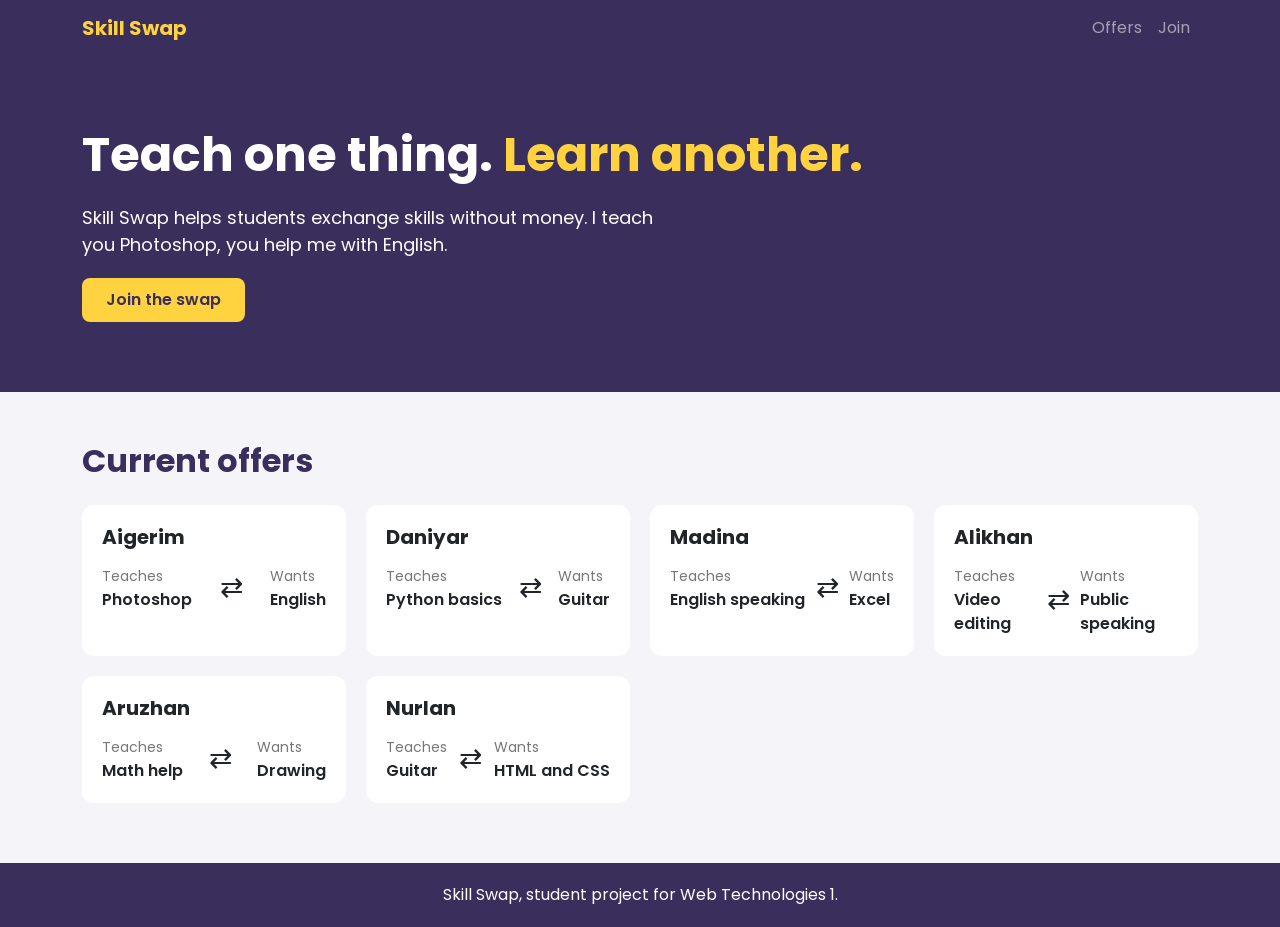
<file: index.html>
<!DOCTYPE html>
<html lang="en">
<head>
  <meta charset="UTF-8">
  <meta name="viewport" content="width=device-width, initial-scale=1">
  <title>Skill Swap</title>
  <link href="https://cdn.jsdelivr.net/npm/bootstrap@5.3.3/dist/css/bootstrap.min.css" rel="stylesheet">
  <link href="https://fonts.googleapis.com/css2?family=Poppins:wght@400;600;700&display=swap" rel="stylesheet">
  <link rel="stylesheet" href="style.css">
</head>
<body>
  <header>
    <nav class="navbar navbar-expand-md" data-bs-theme="dark">
      <div class="container">
        <a class="navbar-brand" href="index.html">Skill Swap</a>
        <button class="navbar-toggler" type="button" data-bs-toggle="collapse" data-bs-target="#menu">
          <span class="navbar-toggler-icon"></span>
        </button>
        <div class="collapse navbar-collapse" id="menu">
          <ul class="navbar-nav ms-auto">
            <li class="nav-item"><a class="nav-link" href="index.html">Offers</a></li>
            <li class="nav-item"><a class="nav-link" href="join.html">Join</a></li>
          </ul>
        </div>
      </div>
    </nav>
  </header>

  <main>
    <section class="hero">
      <div class="container">
        <h1>Teach one thing. <span>Learn another.</span></h1>
        <p>Skill Swap helps students exchange skills without money. I teach you Photoshop, you help me with English.</p>
        <a href="join.html" class="btn btn-main">Join the swap</a>
      </div>
    </section>

    <section class="offers">
      <div class="container">
        <h2>Current offers</h2>
        <div class="offer-grid">
          <article class="card">
            <h3>Aigerim</h3>
            <div class="swap">
              <div><small>Teaches</small><p>Photoshop</p></div>
              <span class="arrow">&#8644;</span>
              <div><small>Wants</small><p>English</p></div>
            </div>
          </article>
          <article class="card">
            <h3>Daniyar</h3>
            <div class="swap">
              <div><small>Teaches</small><p>Python basics</p></div>
              <span class="arrow">&#8644;</span>
              <div><small>Wants</small><p>Guitar</p></div>
            </div>
          </article>
          <article class="card">
            <h3>Madina</h3>
            <div class="swap">
              <div><small>Teaches</small><p>English speaking</p></div>
              <span class="arrow">&#8644;</span>
              <div><small>Wants</small><p>Excel</p></div>
            </div>
          </article>
          <article class="card">
            <h3>Alikhan</h3>
            <div class="swap">
              <div><small>Teaches</small><p>Video editing</p></div>
              <span class="arrow">&#8644;</span>
              <div><small>Wants</small><p>Public speaking</p></div>
            </div>
          </article>
          <article class="card">
            <h3>Aruzhan</h3>
            <div class="swap">
              <div><small>Teaches</small><p>Math help</p></div>
              <span class="arrow">&#8644;</span>
              <div><small>Wants</small><p>Drawing</p></div>
            </div>
          </article>
          <article class="card">
            <h3>Nurlan</h3>
            <div class="swap">
              <div><small>Teaches</small><p>Guitar</p></div>
              <span class="arrow">&#8644;</span>
              <div><small>Wants</small><p>HTML and CSS</p></div>
            </div>
          </article>
        </div>
      </div>
    </section>
  </main>

  <footer>
    <p>Skill Swap, student project for Web Technologies 1.</p>
  </footer>

  <script src="https://cdn.jsdelivr.net/npm/bootstrap@5.3.3/dist/js/bootstrap.bundle.min.js"></script>
</body>
</html>
</file>
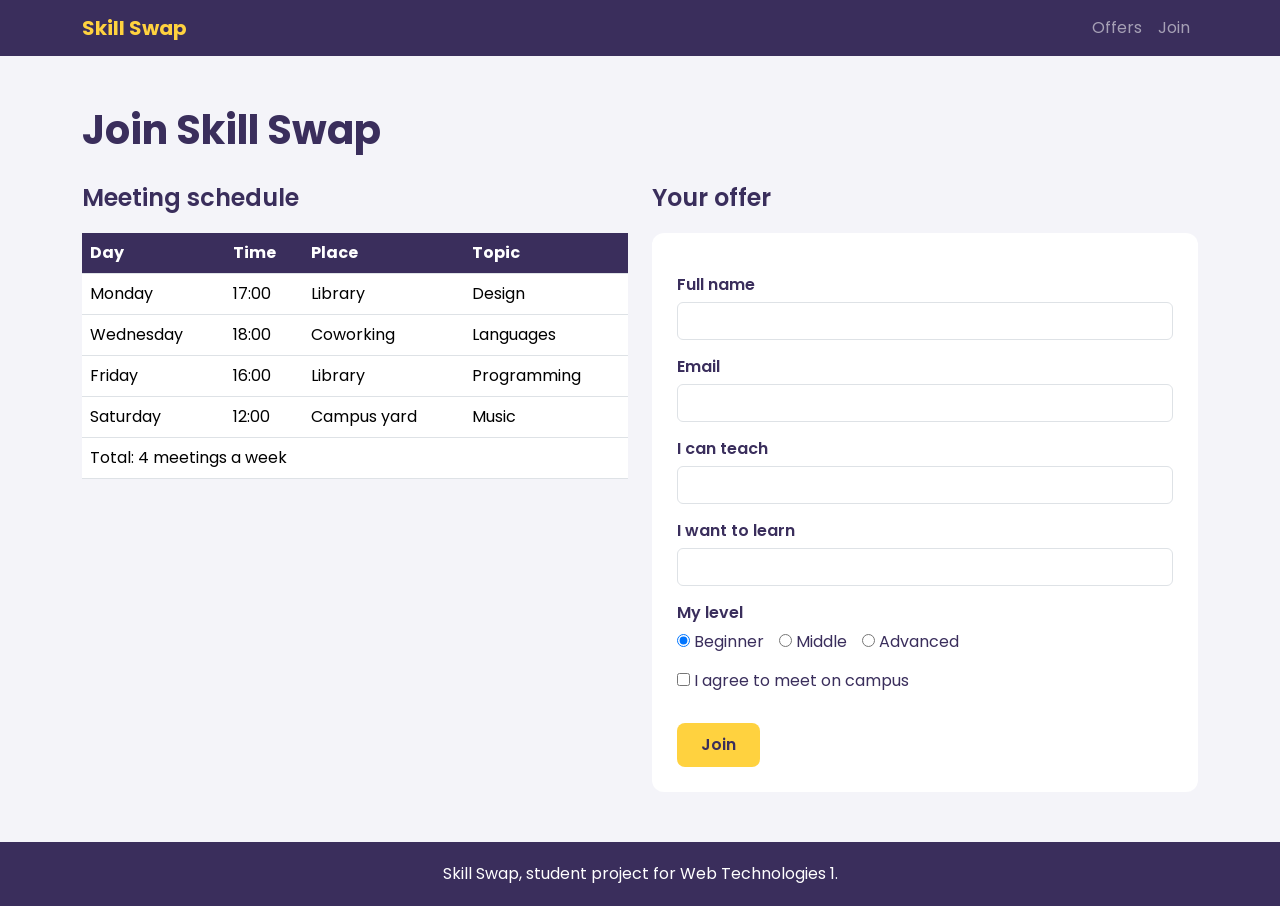
<file: join.html>
<!DOCTYPE html>
<html lang="en">
<head>
  <meta charset="UTF-8">
  <meta name="viewport" content="width=device-width, initial-scale=1">
  <title>Join - Skill Swap</title>
  <link href="https://cdn.jsdelivr.net/npm/bootstrap@5.3.3/dist/css/bootstrap.min.css" rel="stylesheet">
  <link href="https://fonts.googleapis.com/css2?family=Poppins:wght@400;600;700&display=swap" rel="stylesheet">
  <link rel="stylesheet" href="style.css">
</head>
<body>
  <header>
    <nav class="navbar navbar-expand-md" data-bs-theme="dark">
      <div class="container">
        <a class="navbar-brand" href="index.html">Skill Swap</a>
        <button class="navbar-toggler" type="button" data-bs-toggle="collapse" data-bs-target="#menu">
          <span class="navbar-toggler-icon"></span>
        </button>
        <div class="collapse navbar-collapse" id="menu">
          <ul class="navbar-nav ms-auto">
            <li class="nav-item"><a class="nav-link" href="index.html">Offers</a></li>
            <li class="nav-item"><a class="nav-link" href="join.html">Join</a></li>
          </ul>
        </div>
      </div>
    </nav>
  </header>

  <main>
    <section class="page">
      <div class="container">
        <h1>Join Skill Swap</h1>
        <div class="row g-4">
          <div class="col-lg-6">
            <h2>Meeting schedule</h2>
            <div class="table-responsive">
              <table class="table">
                <thead>
                  <tr><th>Day</th><th>Time</th><th>Place</th><th>Topic</th></tr>
                </thead>
                <tbody>
                  <tr><td>Monday</td><td>17:00</td><td>Library</td><td>Design</td></tr>
                  <tr><td>Wednesday</td><td>18:00</td><td>Coworking</td><td>Languages</td></tr>
                  <tr><td>Friday</td><td>16:00</td><td>Library</td><td>Programming</td></tr>
                  <tr><td>Saturday</td><td>12:00</td><td>Campus yard</td><td>Music</td></tr>
                </tbody>
                <tfoot>
                  <tr><td colspan="4">Total: 4 meetings a week</td></tr>
                </tfoot>
              </table>
            </div>
          </div>
          <div class="col-lg-6">
            <h2>Your offer</h2>
            <form class="form-box">
              <label for="name">Full name</label>
              <input type="text" id="name" class="form-control" required>

              <label for="email">Email</label>
              <input type="email" id="email" class="form-control" required>

              <label for="teach">I can teach</label>
              <input type="text" id="teach" class="form-control" required>

              <label for="learn">I want to learn</label>
              <input type="text" id="learn" class="form-control" required>

              <label>My level</label>
              <div class="levels">
                <label><input type="radio" name="level" value="beginner" checked> Beginner</label>
                <label><input type="radio" name="level" value="middle"> Middle</label>
                <label><input type="radio" name="level" value="advanced"> Advanced</label>
              </div>

              <label class="check"><input type="checkbox" required> I agree to meet on campus</label>

              <button type="submit" class="btn btn-main">Join</button>
            </form>
          </div>
        </div>
      </div>
    </section>
  </main>

  <footer>
    <p>Skill Swap, student project for Web Technologies 1.</p>
  </footer>

  <script src="https://cdn.jsdelivr.net/npm/bootstrap@5.3.3/dist/js/bootstrap.bundle.min.js"></script>
</body>
</html>
</file>
<file: style.css>
body {
  font-family: 'Poppins', sans-serif;
  background-color: #f4f4f9;
  color: #3a2e5c;
}

header {
  background-color: #3a2e5c;
}

.navbar-brand {
  font-weight: 700;
  color: #ffd23f;
}

.navbar-brand:hover {
  color: #ffd23f;
}

.nav-link:hover {
  color: #ffd23f;
}

.hero {
  background-color: #3a2e5c;
  color: white;
  padding: 70px 0;
}

.hero h1 {
  font-size: 48px;
  font-weight: 700;
}

.hero span {
  color: #ffd23f;
}

.hero p {
  font-size: 18px;
  margin: 20px 0;
  max-width: 600px;
}

.btn-main {
  background-color: #ffd23f;
  color: #3a2e5c;
  border: none;
  padding: 10px 24px;
  border-radius: 8px;
  font-weight: 600;
}

.btn-main:hover {
  background-color: #f0bd1a;
  color: #3a2e5c;
}

.offers {
  padding: 50px 0 60px 0;
}

.offers h2 {
  margin-bottom: 25px;
  font-weight: 700;
}

.offer-grid {
  display: grid;
  grid-template-columns: repeat(auto-fit, minmax(260px, 1fr));
  gap: 20px;
}

.card {
  border: none;
  border-radius: 12px;
  padding: 20px;
  transition: background-color 0.3s;
}

.card:hover {
  background-color: #ffd23f;
}

.card h3 {
  font-size: 20px;
  font-weight: 700;
  margin-bottom: 15px;
}

.swap {
  display: flex;
  justify-content: space-between;
  align-items: center;
  gap: 10px;
}

.swap p {
  margin: 0;
  font-weight: 600;
}

.swap small {
  color: #777;
}

.arrow {
  font-size: 28px;
}

.page {
  padding: 50px 0;
}

.page h1 {
  font-weight: 700;
  margin-bottom: 30px;
}

.page h2 {
  font-size: 24px;
  font-weight: 600;
  margin-bottom: 20px;
}

.table th {
  background-color: #3a2e5c;
  color: white;
}

.form-box {
  background-color: white;
  padding: 25px;
  border-radius: 12px;
}

.form-box label {
  display: block;
  margin-top: 15px;
  margin-bottom: 5px;
  font-weight: 600;
}

.levels {
  display: flex;
  flex-wrap: wrap;
  gap: 15px;
}

.levels label {
  margin: 0;
  font-weight: 400;
}

.form-box .check {
  font-weight: 400;
}

.form-box button {
  margin-top: 25px;
}

input:focus {
  outline: 3px solid #ffd23f;
  outline-offset: 2px;
}

footer {
  background-color: #3a2e5c;
  color: white;
  text-align: center;
  padding: 20px;
}

footer p {
  margin: 0;
}

@media (max-width: 768px) {
  .hero {
    padding: 45px 0;
  }

  .hero h1 {
    font-size: 36px;
  }

  .page {
    padding: 35px 0;
  }
}

@media (max-width: 576px) {
  .hero h1 {
    font-size: 30px;
  }

  .offer-grid {
    grid-template-columns: 1fr;
  }

  .form-box {
    padding: 20px;
  }
}
</file>
